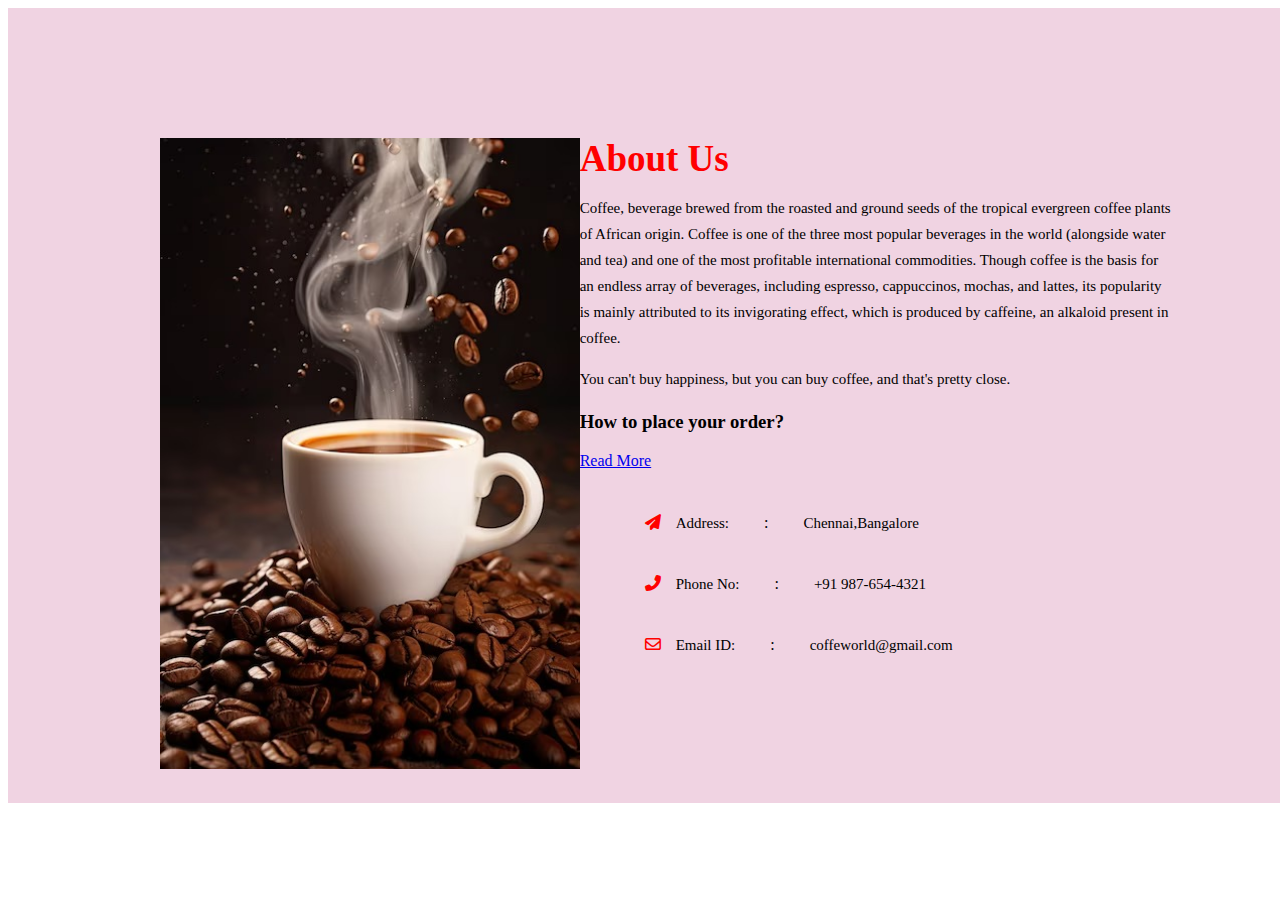
<file: about.html>
<!DOCTYPE html>
<html lang="en">
    <head>
        <meta charset="UTF-8">
        <meta http-equiv="X-UA-Compatible" content="IE=edge">
        <meta name="viewport" content="width=device-width, initial-scale=1.0">
        <title>About Us page</title>
        <link rel="stylesheet" href="https://cdnjs.cloudflare.com/ajax/libs/font-awesome/6.3.0/css/all.min.css" />
        <style>
            @import url('https://fonts.googleapis.com/css2?family=Poppins:wght@400;500;600&display=swap');
        <style>
            *{
                padding: 0;
                margin: 0;
                box-sizing: border-box;
                font-family: poppins;
            }
            #about-section {
                background:#ECDD;
                width: 80%;
                height: auto;
                display: flex;
                justify-content: space-evenly;
                align-items: center;
                padding: 80px 12%;
            }
            .about-left img{
                width: 420px;
                height: auto;
                transform: translateY(50px);
            }
            .about-right {
                width: 60%;
            }
            .about-right ul li {
                display: flex;
                align-items: center;
            }
            .about-right h1 {
                color: red;
                font-size: 37px;
                margin-bottom: 5px;
            }
            .about-right p {
                color: black;
                line-height: 26px;
                font-size: 15px;
            }
            .about-right .address {
                margin: 25px;
            }
            .about-right .address ul li {
                margin-bottom: 5px;
            }

            .address .address-logo {
                margin-right: 15px;
                color: red;
            }
            .address .saprater {
                margin: 0 35px;
            }
        </style>
    </head>
    <body>
        <section id="about-section">
            <!-- about left  -->
            <div class="about-left">
                <img src="coffeeab.jpeg" alt="About Img"/>
            </div>
            <!-- about right  -->
            <div class="about-right">
                <h1>About Us</h1>
                <p>Coffee, beverage brewed from the roasted and ground seeds of the tropical evergreen coffee plants of African origin.
                 Coffee is one of the three most popular beverages in the world (alongside water and tea) and one of the most profitable international commodities.
                 Though coffee is the basis for an endless array of beverages, including espresso, cappuccinos, mochas, and lattes, its popularity is mainly attributed to its invigorating effect,
                    which is produced by caffeine, an alkaloid present in coffee.
                </p>
                <p>You can't buy happiness, but you can buy coffee, and that's pretty close.
                 </p>
                              <h3>How to place your order?</h3>
                              <a href="menu.html"class="read-more">Read More</a><div class="address">
                                <div class="address"></div>
                                <ul>
                                    <li>
                                        <span class="address-logo">
                                            <i class="fas fa-paper-plane"></i>
                                        </span>
                                        <p>Address:</p>
                                        <span class="saprater">:</span>
                                        <p>Chennai,Bangalore</p>
                                    </li>
                                    <li>
                                        <span class="address-logo">
                                            <i class="fas fa-phone-alt"></i>
                                        </span>
                                        <p>Phone No:</p>
                                        <span class="saprater">:</span>
                                        <p>+91 987-654-4321</p>
                                    </li>
                                    <li>
                                        <span class="address-logo">
                                            <i class="far fa-envelope"></i>
                                        </span>
                                        <p>Email ID:</p>
                                        <span class="saprater">:</span>
                                        <p>coffeworld@gmail.com</p>
                                    </li>
                                </ul>
                            </div>
        </section>
    </body>
</html>
</file>
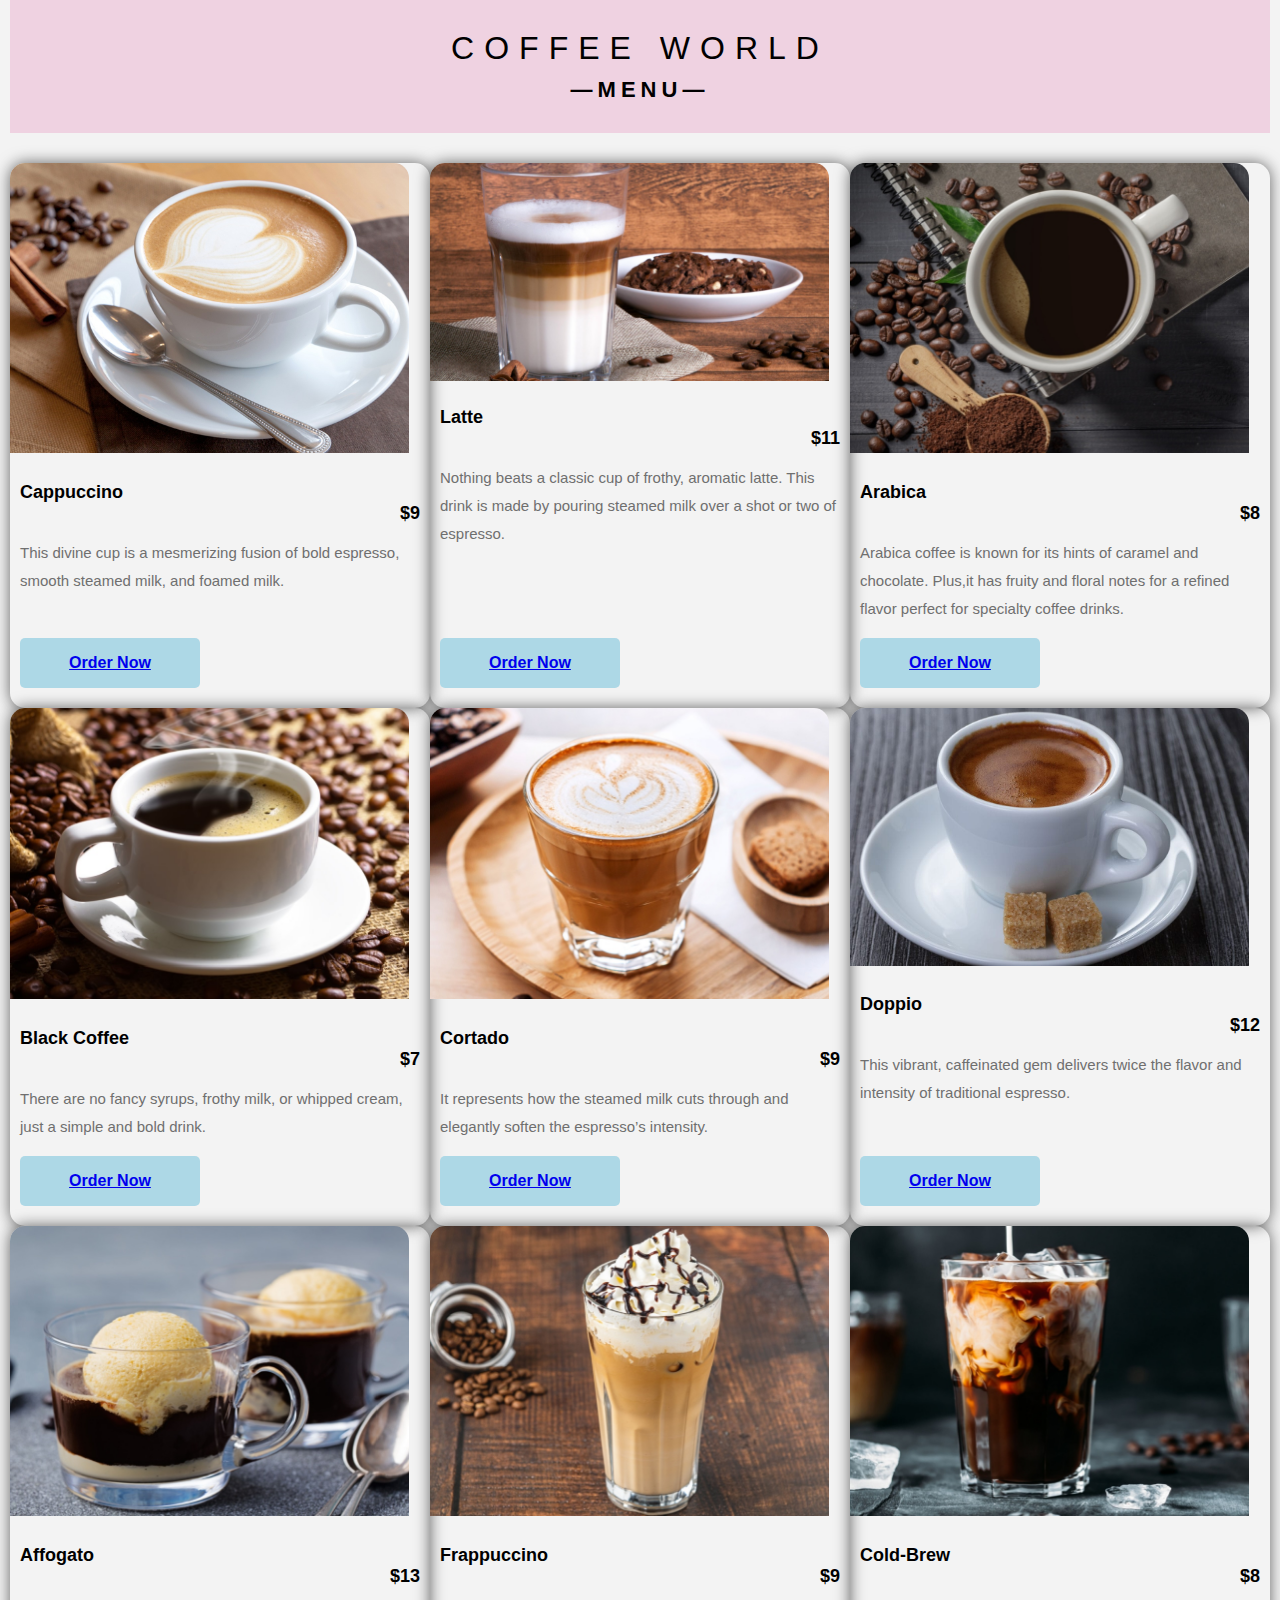
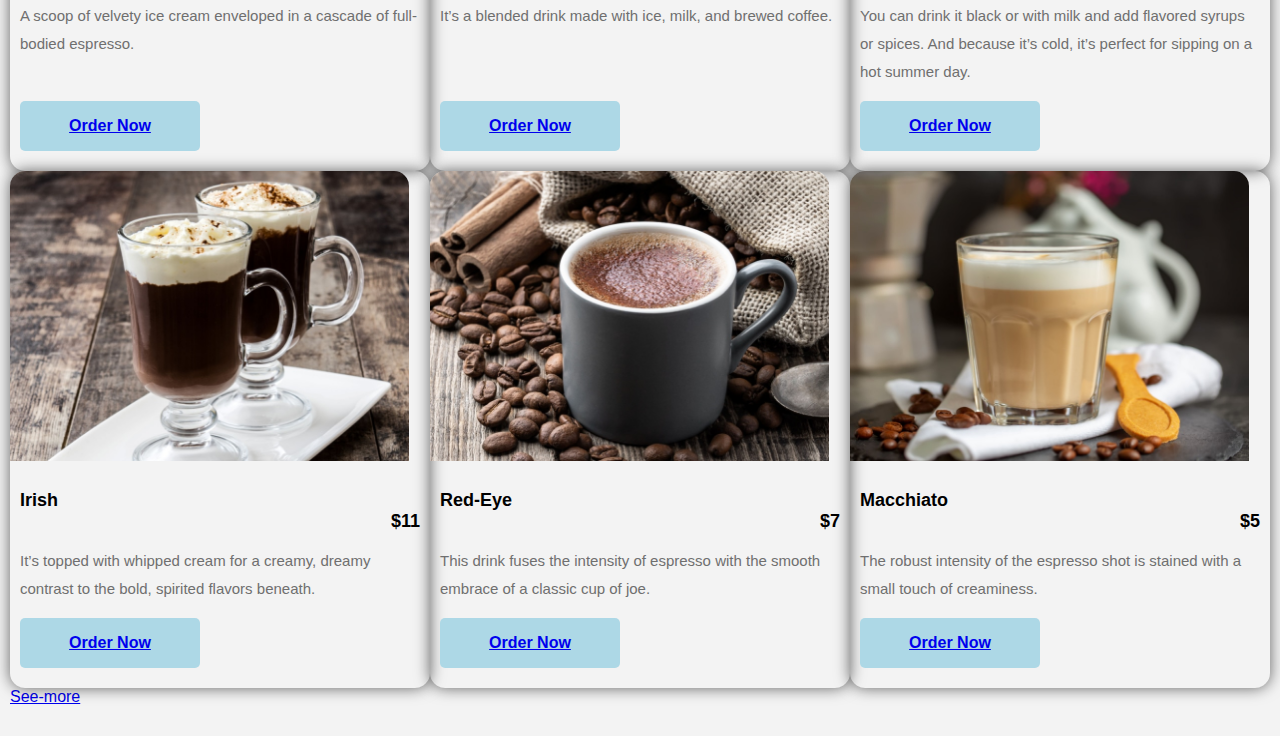
<file: menu.html>
<!DOCTYPE html>
<html lang="en">
<head>
    <meta charset="UTF-8">
    <meta name="viewport" content="width=device-width, initial-scale=1.0">
<link rel="stylesheet" href="menu.css">
<link rel="stylesheet" href="menu.html">
<title>coffe web</title>
</head>
<body>
    <div class="menu">
        <div class="heading">
            <h1>COFFEE WORLD</h1>
            <h3>&mdash;Menu&mdash;</h3> 
        </div>
        <div class="food-items">
            <img src="capacinno.jpeg">
            <div class="details">
                <div class="details-sub">
                    <h4>Cappuccino</h4>
                    <h4 class="price">$9</h4>
                </div>
                <p>This divine cup is a mesmerizing fusion of bold espresso, 
                    smooth steamed milk, and foamed milk. </p>
                    <button>
                     <a href="https://play.google.com/store/apps/details?id=com.google.android.apps.nbu.paisa.user&hl=en_IN">Order Now</a>
                     </button>
                </div>
        </div>
        <div class="food-items">
            <img src="latte.jpeg">
            <div class="details">
                <div class="details-sub">
                    <h4>Latte</h4>
                    <h4 class="price">$11</h4>
                </div>
                <p>Nothing beats a classic cup of frothy, aromatic latte.
                    This drink is made by pouring steamed milk over a shot or two of espresso.</p>
                    <button>
                        <a href="https://play.google.com/store/apps/details?id=com.google.android.apps.nbu.paisa.user&hl=en_IN">Order Now</a>
                        </button>
            </div>
        </div>
        <div class="food-items">
            <img src="Arabica.jpeg">
            <div class="details">
                <div class="details-sub">
                    <h4>Arabica</h4>
                    <h4 class="price">$8</h4>
                </div>
                <p> Arabica coffee is known for its hints of caramel and chocolate. 
                    Plus,it has fruity and floral notes for a refined flavor 
                    perfect for specialty coffee drinks.</p>
                    <button>
                        <a href="https://play.google.com/store/apps/details?id=com.google.android.apps.nbu.paisa.user&hl=en_IN">Order Now</a>
                        </button>
            </div>
        </div>
        <div class="food-items">
            <img src="Black-Coffee.jpeg">
            <div class="details">
                <div class="details-sub">
                    <h4>Black Coffee</h4>
                    <h4 class="price">$7</h4>
                </div>
                <p>There are no fancy syrups, frothy milk, or whipped cream, just a simple and bold drink.</p>
                <button>
                    <a href="https://play.google.com/store/apps/details?id=com.google.android.apps.nbu.paisa.user&hl=en_IN">Order Now</a>
                    </button>
            </div>
        </div>
        <div class="food-items">
            <img src="Cortado.jpeg">
            <div class="details">
                <div class="details-sub">
                    <h4>Cortado</h4>
                    <h4 class="price">$9</h4>
                </div>
                <p>It represents how the steamed milk cuts through and elegantly soften the espresso’s intensity.</p>
                <button>
                    <a href="https://play.google.com/store/apps/details?id=com.google.android.apps.nbu.paisa.user&hl=en_IN">Order Now</a>
                    </button>
            </div>
        </div> 
        <div class="food-items">
            <img src="Doppio.jpeg">
            <div class="details">
                <div class="details-sub">
                    <h4>Doppio</h4>
                    <h4 class="price">$12</h4>
                </div>
                <p>This vibrant, caffeinated gem delivers twice the flavor and intensity of traditional espresso.</p>
                <button>
                    <a href="https://play.google.com/store/apps/details?id=com.google.android.apps.nbu.paisa.user&hl=en_IN">Order Now</a>
                    </button>
            </div>
        </div>
        <div class="food-items">
            <img src="Affogato.jpeg">
            <div class="details">
                <div class="details-sub">
                    <h4>Affogato</h4>
                    <h4 class="price">$13</h4>
                </div>
                <p>A scoop of velvety ice cream enveloped in a cascade of full-bodied espresso.</p>
                <button>
                    <a href="https://play.google.com/store/apps/details?id=com.google.android.apps.nbu.paisa.user&hl=en_IN">Order Now</a>
                    </button>
            </div>
        </div>
        <div class="food-items">
            <img src="Frappuccino.jpeg">
            <div class="details">
                <div class="details-sub">
                    <h4>Frappuccino</h4>
                    <h4 class="price">$9</h4>
                </div>
                <p>It’s a blended drink made with ice, milk, and brewed coffee.</p>
                <button>
                    <a href="https://play.google.com/store/apps/details?id=com.google.android.apps.nbu.paisa.user&hl=en_IN">Order Now</a>
                    </button>
            </div>
        </div>
        <div class="food-items">
            <img src="Cold-Brew.jpeg">
            <div class="details">
                <div class="details-sub">
                    <h4>Cold-Brew</h4>
                    <h4 class="price">$8</h4>
                </div>
                <p>You can drink it black or with milk and add flavored syrups or spices.
                      And because it’s cold, it’s perfect for sipping on a hot summer day.</p>
                      <button>
                        <a href="https://play.google.com/store/apps/details?id=com.google.android.apps.nbu.paisa.user&hl=en_IN">Order Now</a>
                        </button>
            </div>
        </div>
        <div class="food-items">
            <img src="Irish.jpeg">
            <div class="details">
                <div class="details-sub">
                    <h4>Irish</h4>
                    <h4 class="price">$11</h4>
                </div>
                <p>It’s topped with whipped cream for a creamy, dreamy contrast to the bold, spirited flavors beneath.</p>
                <button>
                    <a href="https://play.google.com/store/apps/details?id=com.google.android.apps.nbu.paisa.user&hl=en_IN">Order Now</a>
                    </button>
            </div>
        </div>
        <div class="food-items">
            <img src="Red-Eye.jpeg">
            <div class="details">
                <div class="details-sub">
                    <h4>Red-Eye</h4>
                    <h4 class="price">$7</h4>
                </div>
                <p>This drink fuses the intensity of espresso with the smooth embrace of a classic cup of joe.</p>
                <button>
                    <a href="https://play.google.com/store/apps/details?id=com.google.android.apps.nbu.paisa.user&hl=en_IN">Order Now</a>
                    </button>
            </div>
        </div>
        <div class="food-items">
            <img src="Macchiato.jpeg">
            <div class="details">
                <div class="details-sub">
                    <h4>Macchiato</h4>
                    <h4 class="price">$5</h4>
                </div>
                <p>The robust intensity of the espresso shot is stained with a small touch of creaminess.</p>
                <button>
                    <a href="https://play.google.com/store/apps/details?id=com.google.android.apps.nbu.paisa.user&hl=en_IN">Order Now</a>
                    </button>
            </div>
        </div>
        <a href="review.html"class="read-more">See-more</a>
    </div>
    
</body>
</html>
</file>
<file: menu.css>
*{
    margin: 0;
    padding: 0;
    box-sizing: border-box;
    font-family: 'poppins', sans-serif;
}
body{
    background: #f3f3f3;
    font-family: 'Poppins', sans-serif;
}
.menu{
    padding: 0 10px 30px 10px;
    display: grid;
    grid-template-columns: repeat(auto-fit,minmax(350px,1fr));
    grip-gap: 20px 40px;
}
.heading{
    background: #ECDD;
    color: black;
    margin-bottom: 30px;
    padding: 30px 0;
    grid-column: 1/-1;
    text-align: center;
}
.heading>h1{
    font-weight: 400;
    font-size: 32px;
    letter-spacing: 10px;
    margin-bottom: 10px;
    text-transform:uppercase;
}
.heading>h3{
    font-weight: 600;
    font-size: 22px;
    letter-spacing: 5px;
    text-transform:uppercase;
}
.food-items{
    display: grid;
    position: relative;
    grid-template-rows: auto 1fr;
    border-radius: 15px;
    box-shadow: 0 0 15px rgba(0,0,0,0.6);
transition: .2s ease-in-out;
}
.food-items img{
    position: relative;
    width: 95%;
    height: 97%;
    border-radius: 15px 15px 0 0;
    cursor: pointer;
}
h1{
    grid-column: 1/-1;
    text-align: center;
}
.details{
    padding: 20px 10px;
    display: grid;
    grid-template-rows: auto 1fr 50px;
    grid-row-gap: 15px;
}
.details-sub>h4{
    font-weight: 600;
    font-size: 18px;
}
.price{
    text-align: right;
}
.details>p{
    color: #6f6f6f;
    font-size: 15px;
    line-height: 28px;
    font-weight: 400;
    align-self: stretch;
}
.details>button{
    background: lightblue;
    border: none;
    color: #fff;
    font-size: 16px;
    font-weight: 600;
    border-radius: 5px;
    width: 180px;
    cursor: pointer;
}
.details>button:hover{
    background: red;    
}
</file>
